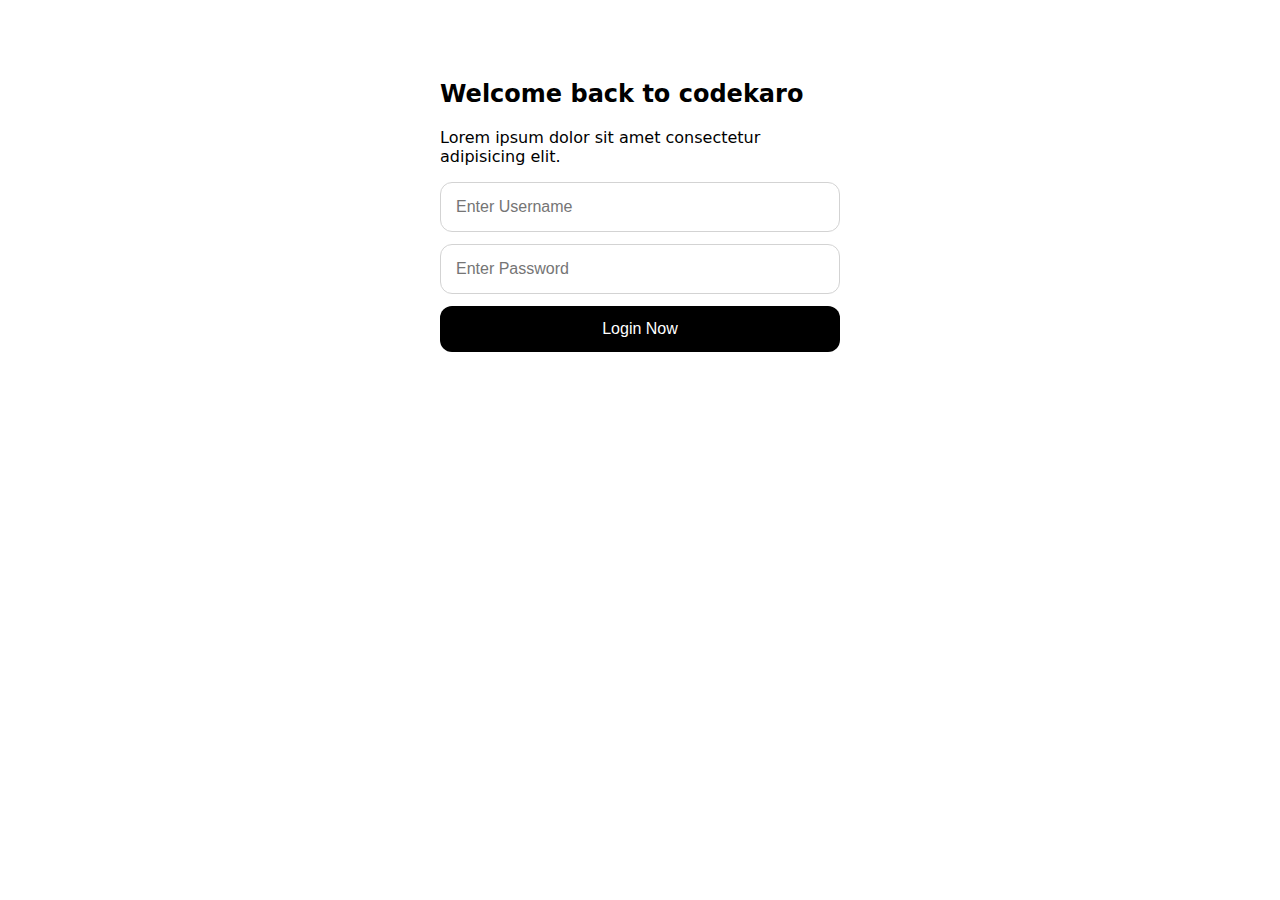
<file: CSS Bootcamp/Day 1/index.html>
<!DOCTYPE html>
<html lang="en">
<head>
    <meta charset="UTF-8">
    <meta name="viewport" content="width=device-width, initial-scale=1.0">
    <title>Document</title>
    <!-- <link href="https://cdn.jsdelivr.net/npm/bootstrap@5.0.2/dist/css/bootstrap.min.css" 
          rel="stylesheet" 
          integrity="sha384-EVSTQN3/azprG1Anm3QDgpJLIm9Nao0Yz1ztcQTwFspd3yD65VohhpuuCOmLASjC" 
          crossorigin="anonymous"> -->
    <link rel="stylesheet" href="style.css">
</head>
<body>
    <!-- <h1 class="title center">Welcome to the CSS bootcamp!!</h1> -->
    <!-- <h1 class="center">5 day live bootcamp</h1> -->

    <!-- ctrl + / => for shortcut -->

    <!-- <div class="box">
        <img class="box-img" src="india.avif" alt="">
        <h3>Explore the diversity of India</h3>
        <p>Lorem, ipsum dolor sit amet consectetur adipisicing elit. Hic, suscipit.</p>
    </div> -->

    <!-- <div class="card">
        <img class="card-img" src="https://source.unsplash.com/1600x1000/?burger" alt="">
        <h3>Veg Supreme Burger</h3>
        <p>Lorem ipsum dolor sit amet, consectetur adipisicing elit.</p>
    </div> -->


    <!-- <div class="bg center">
        <h1>Explore the diversity of India</h1>
        <p>Lorem ipsum dolor sit amet consectetur, adipisicing elit. Unde laboriosam, doloribus tempore aliquid recusandae minus vitae.</p>
        <button class="btn">Explore Now</button>
    </div> -->



    <!-- <div class="box">
        <img class="box-img" src="india.avif" alt="">
        <div class="padding">
            <h3>Explore the diversity of India</h3>
        <p>Lorem, ipsum dolor sit amet consectetur adipisicing elit. Hic,suscipit.</p>
        </div>
         
    </div> -->




    <div class="login center">
        <h2>Welcome back to codekaro</h2>
        <p>Lorem ipsum dolor sit amet consectetur adipisicing elit.</p>
    
        <input class="input" type="text" placeholder="Enter Username ">
        <input class="input" type="text" placeholder="Enter Password">
        <button class="btn">Login Now</button>
    </div>
    <!-- <script src="https://cdn.jsdelivr.net/npm/bootstrap@5.0.2/dist/js/bootstrap.bundle.min.js" integrity="sha384-MrcW6ZMFYlzcLA8Nl+NtUVF0sA7MsXsP1UyJoMp4YLEuNSfAP+JcXn/tWtIaxVXM" crossorigin="anonymous"></script> -->

</body>
</html>
</file>
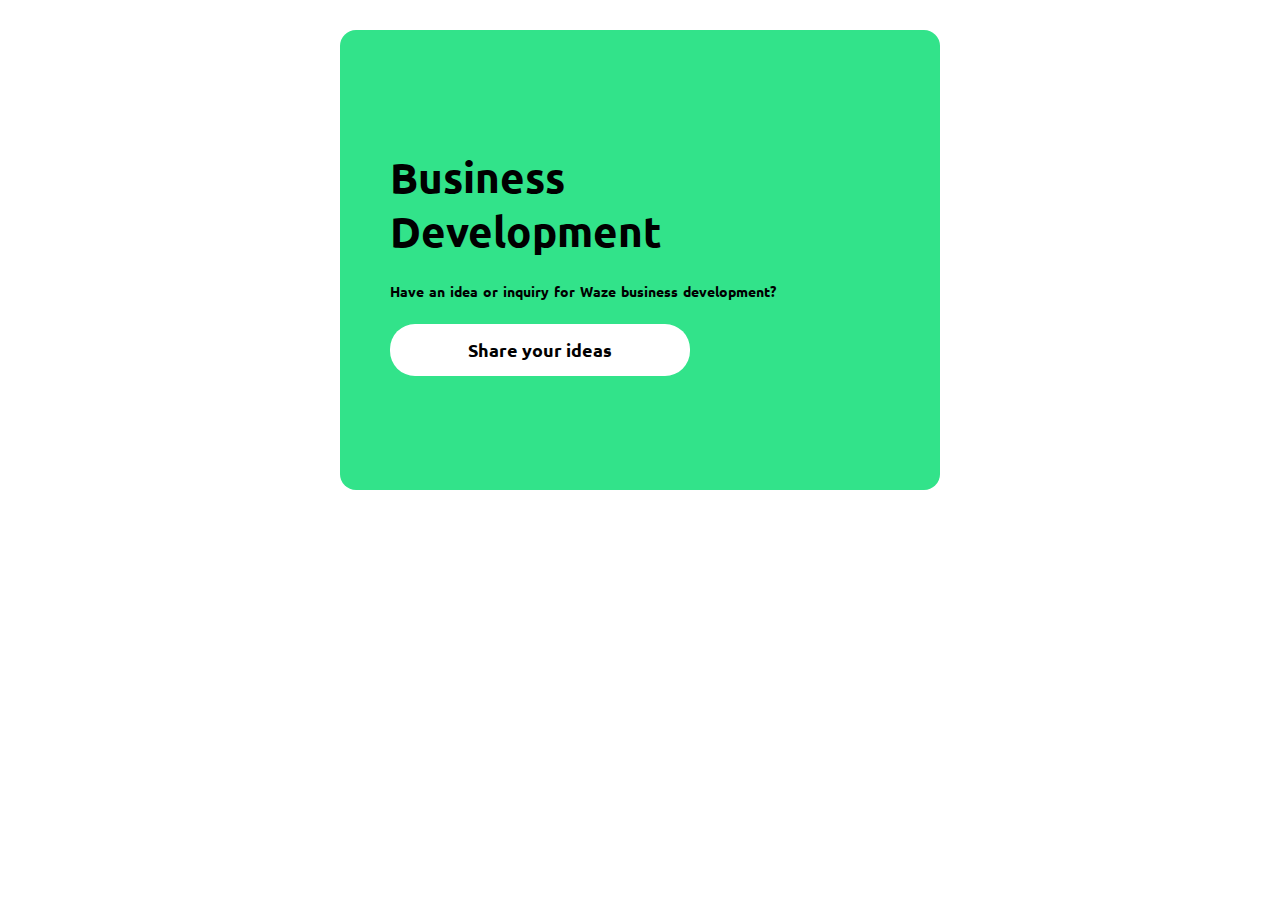
<file: CSS Bootcamp/Day 1/Day1 Assignment/Assignment1/index.html>
<!DOCTYPE html>
<html lang="en">
<head>
    <meta charset="UTF-8">
    <meta name="viewport" content="width=device-width, initial-scale=1.0">
    <link rel="preconnect" href="https://fonts.googleapis.com">
    <link rel="preconnect" href="https://fonts.gstatic.com" crossorigin>
    <link href="https://fonts.googleapis.com/css2?family=Ubuntu&display=swap" rel="stylesheet">
    <link rel="stylesheet" href="style.css">
    <title>Assignment 1</title>
</head>
<body>
    <div class="bg center">
        <h1>Business</h1>
        <h1>Development</h1>
        <p>Have an idea or inquiry for Waze business development?</p>
        <button class="btn">Share your ideas</button>
    </div>
</body>
</html>
</file>
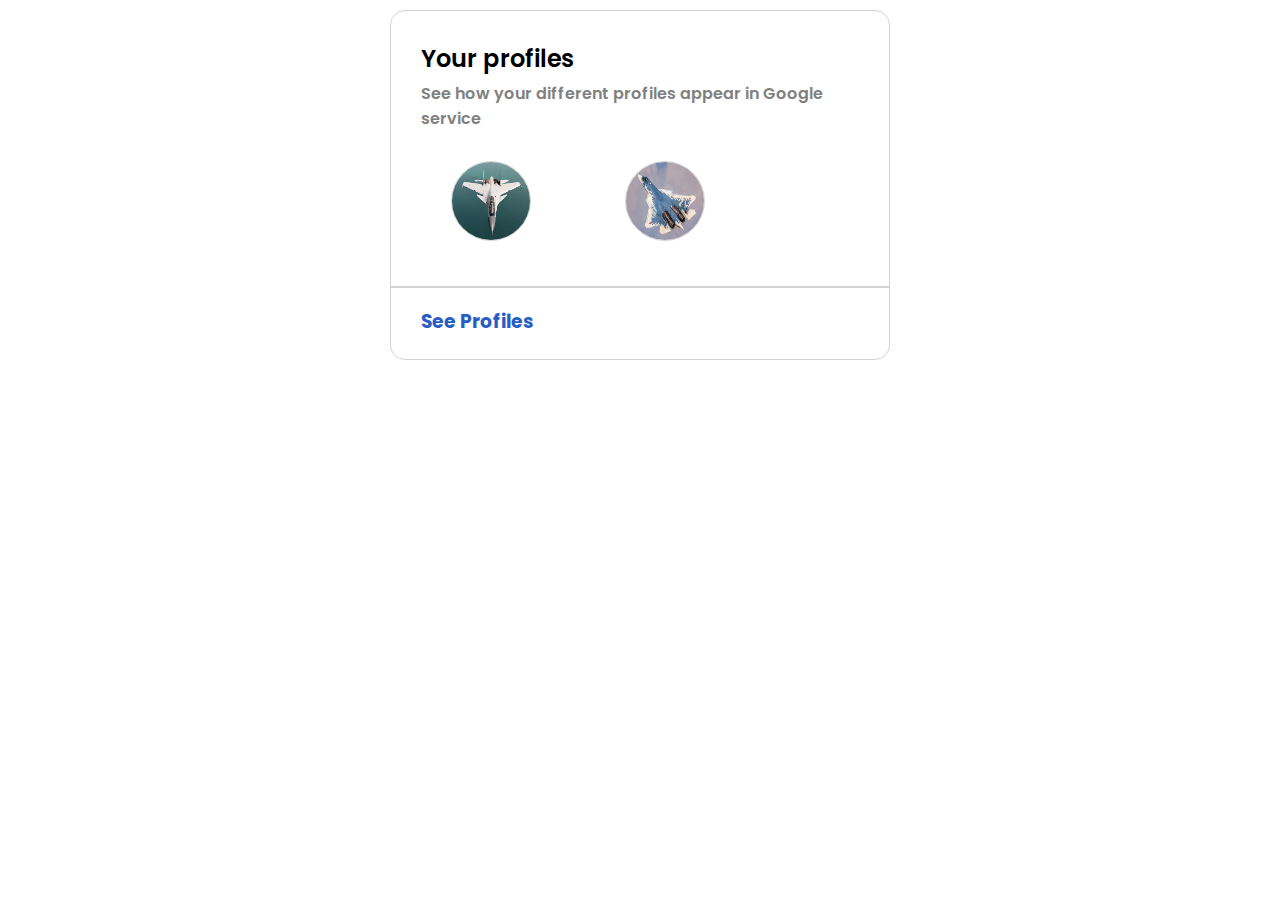
<file: CSS Bootcamp/Day 1/Day1 Assignment/Assignment2/index.html>
<!DOCTYPE html>
<html lang="en">
<head>
    <meta charset="UTF-8">
    <meta name="viewport" content="width=device-width, initial-scale=1.0">
    <link rel="preconnect" href="https://fonts.googleapis.com">
    <link rel="preconnect" href="https://fonts.gstatic.com" crossorigin>
    <link href="https://fonts.googleapis.com/css2?family=Poppins:wght@300&family=Ubuntu:wght@400;500&display=swap" rel="stylesheet">
    <link rel="stylesheet" href="style.css">
    <title>Assignment 2</title>
</head>
<body>
    
        <div class="profile center">
            <h1>Your profiles</h1>
            <p>See how your different profiles appear in Google service</p>
            <img class="profile img" src="img1.jpg">
            <img class="profile img" src="img2.jpg">
            <!-- <img class="profile img2" src="img2.jpg"> -->
            <hr>
            <h3>See Profiles</h3>
        </div>
    
    
    
</body>
</html>
</file>
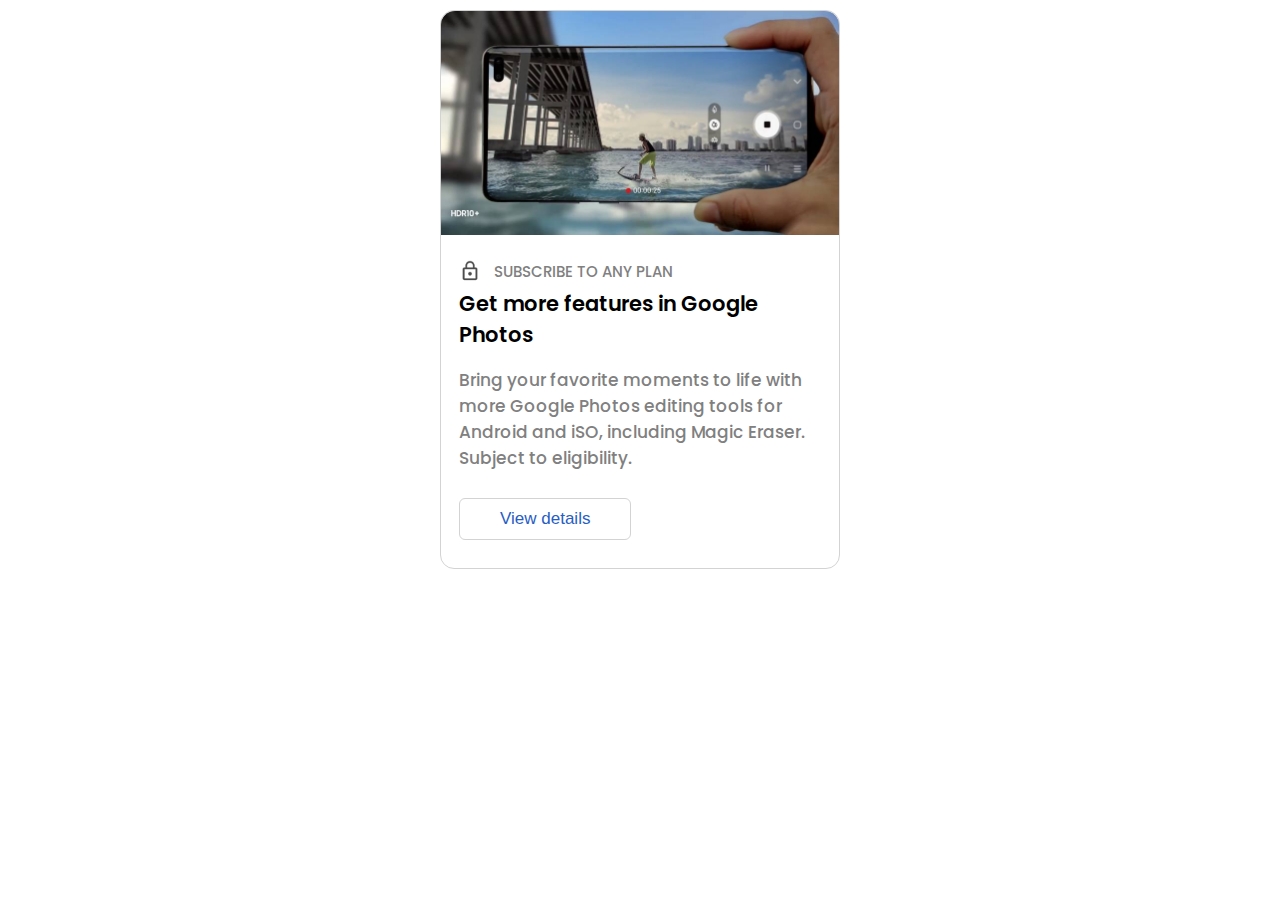
<file: CSS Bootcamp/Day 1/Day1 Assignment/Assignment3/index.html>
<!DOCTYPE html>
<html lang="en">
<head>
    <meta charset="UTF-8">
    <meta name="viewport" content="width=device-width, initial-scale=1.0">
    <link rel="preconnect" href="https://fonts.googleapis.com">
    <link rel="preconnect" href="https://fonts.gstatic.com" crossorigin>
    <link href="https://fonts.googleapis.com/css2?family=Poppins:wght@200;300&family=Ubuntu:wght@400;500&display=swap" rel="stylesheet">
    <link rel="stylesheet" href="style.css" />
    <title>Assignment 3</title>
</head>
<body>
    <div class="box">
        <img class="box-img" src="img1.jpg">
        <div class="padding">
            <div class="line">
                <img class="logo" src="lock-icon-dark.png">
                <h5>SUBSCRIBE TO ANY PLAN</h5>
            </div>
            <h3>Get more features in Google Photos</h3>
            <p>Bring your favorite moments to life with more Google Photos editing tools for Android and iSO, including Magic Eraser. Subject to eligibility.</p>
        <button class="btn">View details</button>
        </div>
    </div>
    
    
</body>
</html>
</file>
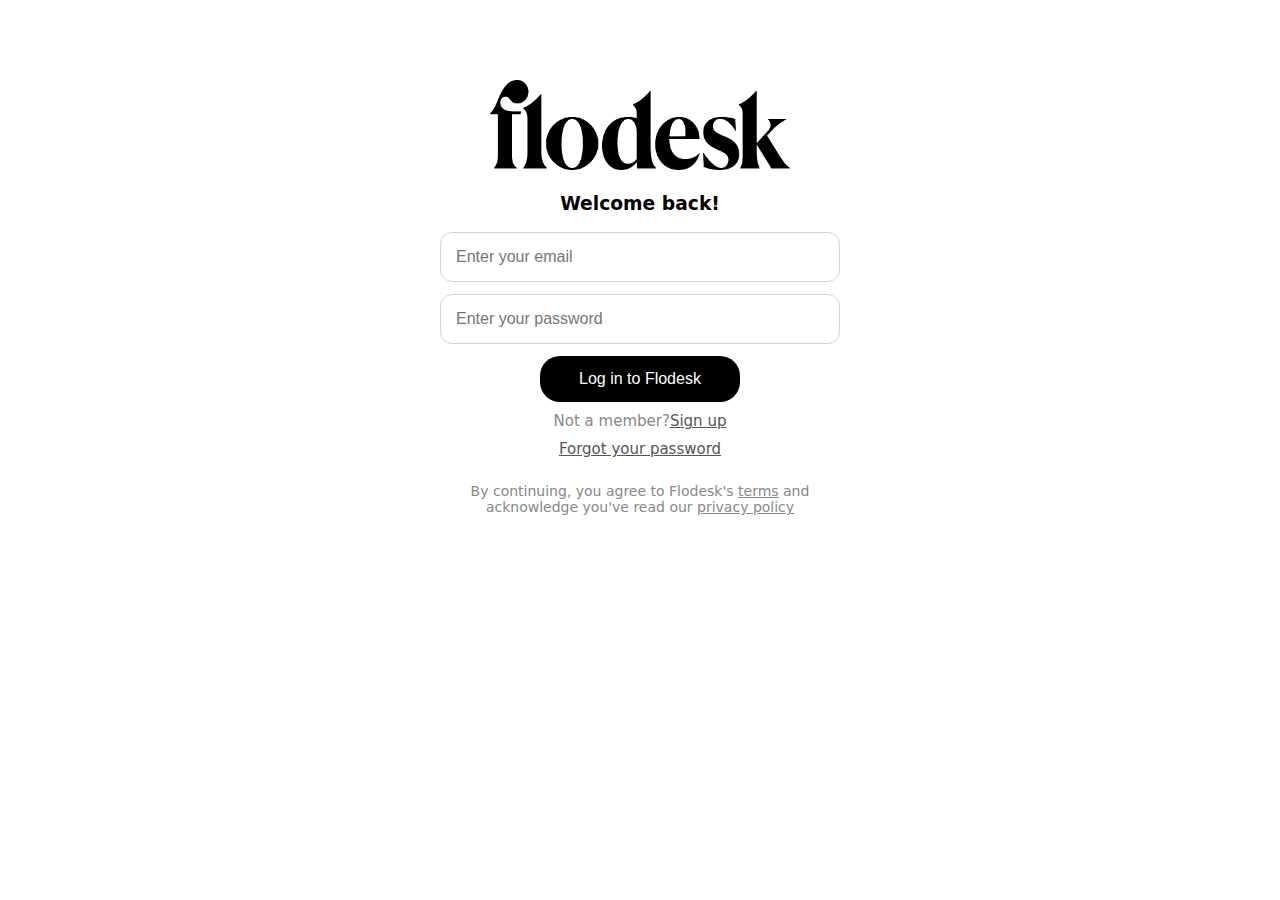
<file: CSS Bootcamp/Day 1/Day1 Assignment/Assignment4/index.html>
<!DOCTYPE html>
<html lang="en">
<head>
    <meta charset="UTF-8">
    <meta name="viewport" content="width=device-width, initial-scale=1.0">
    <link rel="stylesheet" href="style.css" />
    <title>Assignment 4</title>
</head>
<body>
    <div class="login center">
        <img class="logo" src="Flodesk.png">
        <h3>Welcome back!</h3>
        <input class="input" type="text" placeholder="Enter your email">
        <input class="input" type="text" placeholder="Enter your password">
        <button class="btn">Log in to Flodesk</button>
        <p class="para1">Not a member?<a href="">Sign up</a></p>
        <p class="para1"><a href=""> Forgot your password</a></p>
        <p class="para2">By continuing, you agree to Flodesk's <a href="#">terms</a> 
            and acknowledge you've read our <a href="#" >privacy policy</a></p>
    </div>
    
</body>
</html>
</file>
<file: CSS Bootcamp/Day 1/style.css>
/*  */

/* classname always starts with a dot */
/* .title{
    color: black;
    font-family: system-ui, -apple-system, BlinkMacSystemFont, 'Segoe UI', Roboto, Oxygen, Ubuntu, Cantarell, 'Open Sans', 'Helvetica Neue', sans-serif;
    text-decoration: underline red;
}
.center{
    text-align: center;
} */


/* box model
border => thickness, style(solid, dotted, dashed), color
padding
margin
*/

/* .box{
    border-radius: 14px;
    margin: 10px auto;
    padding: 10px;
    width: 300px;
    border: 1px solid lightgray;
    font-family: system-ui, -apple-system, BlinkMacSystemFont, 'Segoe UI', Roboto, Oxygen, Ubuntu, Cantarell, 'Open Sans', 'Helvetica Neue', sans-serif;

}*/

/* .box-img{
    width: 100%;
    border-top-left-radius: 14px;
    border-top-right-radius: 14px;
}
.padding{
    padding: 8px;
}
.card{
    width: 270px;
    margin: 10 auto;
    padding: 10px;
    border: 1px solid lightgray;
    border-radius: 14px;
    font-family: system-ui, -apple-system, BlinkMacSystemFont, 'Segoe UI', Roboto, Oxygen, Ubuntu, Cantarell, 'Open Sans', 'Helvetica Neue', sans-serif;
}
.card-img{
    width: 100%;
    border-radius: 14px;
} */

/* .bg{
    border-radius: 16px;
    padding: 80px 40px;
    margin: 20px auto;
    width: 600px;
    color: white;
    font-family: system-ui, -apple-system, BlinkMacSystemFont, 'Segoe UI', Roboto, Oxygen, Ubuntu, Cantarell, 'Open Sans', 'Helvetica Neue', sans-serif;
    background-color: blueviolet;
} */
.btn{
    background-color: rgb(0, 0, 0);
    color: white;
    border: none;
    padding: 14px 32px;
    font-size: 16px;
    border-radius: 12px;
    width: 100%;
}
.login{
    width: 400px;
    margin: 80px auto;
    font-family: system-ui, -apple-system, BlinkMacSystemFont, 'Segoe UI', Roboto, Oxygen, Ubuntu, Cantarell, 'Open Sans', 'Helvetica Neue', sans-serif;
}
.input{
    width: 100%;
    margin-bottom: 12px;
    padding: 15px;
    box-sizing: border-box;
    border-radius: 12px;
    border: 1px solid lightgray;
    font-size: 16px;
}

/* box sizing ensures that the element is not going out
of the parent element! we can add padding and margin
*/
</file>
<file: CSS Bootcamp/Day 1/Day1 Assignment/Assignment1/style.css>
.bg {
    border-radius: 16px;
    padding: 120px 50px;
    margin: 30px auto;
    width: 500px;
    height: 220px;
    background-color: #32E38A;
    font-family: 'Ubuntu', sans-serif;
    font-size: 21px;

}

.bg h1 {
    padding: 0px;
    margin: 0px;
}

.bg p {
    padding: 10px 0px;
    font-size: 14px;
    font-weight: 600;
    word-spacing: 2px;
}

.btn {
    background-color: white;
    color: black;
    border: none;
    padding: 14px 32px;
    font-family: 'Ubuntu', sans-serif;
    font-size: 18px;
    font-weight: bolder;
    border-radius: 25px;
    width: 60%;
}
</file>
<file: CSS Bootcamp/Day 1/Day1 Assignment/Assignment2/style.css>
* {
    box-sizing: border-box;
}

.profile {
    border: 1px solid lightgray;
    
    border-radius: 15px;
    margin: 10px auto;
    width: 500px;
    height: 350px;
    /* box-sizing: border-box; */
    font-family: 'Poppins', sans-serif;
}

.profile h1 {
    font-size: 24px;
    font-weight: 600;
    margin-top: 0px;
    margin-bottom: 0px;
    padding: 30px;
    padding-bottom: 0px;
}

.profile p {
    color: gray;
    font-weight: 600;
    margin: 0px;
    padding-left: 30px;
    padding-right: 30px;
    padding-top: 5px;
    padding-bottom: 0px;
}
.profile img {
    width: 80px;
    height: 80px;
    border-radius: 50%;
    padding: 0px;
    margin: 30px;
    margin-left: 60px;
    
}

.profile hr {
    border: 1px solid lightgray;

}
.profile h3 {
    color: #275DC4;
    padding-left: 30px;
    padding-right: 30px;
}
</file>
<file: CSS Bootcamp/Day 1/Day1 Assignment/Assignment3/style.css>
* {
    box-sizing: border-box;
}

.box {
    border-radius: 14px;
    margin: 10px auto;
    width: 400px;
    border: 1px solid lightgray;
    font-family: 'Poppins', sans-serif;
}

.box-img{
    width: 100%;
    border-top-left-radius: 14px;
    border-top-right-radius: 14px;
}

.padding {
    padding: 18px;
    
}

.logo {
    float: left;
    width: 22px;
    height: 22px;

}

.line{
    margin: 0px;
    padding: 0px;
}
.line h5 {
    padding-left: 35px;
    margin-top: 0px;
    margin-bottom: 0px;
    font-size: 15px;
    font-weight: 500;
    color: grey;
}

.padding h3 {
    font-weight: 600;
    margin-top: 5px;
    margin-bottom: 5px;
    font-size: 21px;
}

.padding p{
    color: grey;
    font-size: 17px;
    font-weight: 500;
    
}

.btn {
    color: #275DC4;
    border: 1px solid lightgray;
    border-radius: 6px;
    background-color: white;
    padding: 10px;
    padding-left: 40px;
    padding-right: 40px;
    margin: 10px 0px;
    font-size: 17px;
    font-weight: 500;
}
</file>
<file: CSS Bootcamp/Day 1/Day1 Assignment/Assignment4/style.css>
* {
    box-sizing: border-box;
    text-align: center;
}


.login{
    width: 400px;
    margin: 80px auto;
    font-family: system-ui, -apple-system, BlinkMacSystemFont, 'Segoe UI', Roboto, Oxygen, Ubuntu, Cantarell, 'Open Sans', 'Helvetica Neue', sans-serif;
}

.logo{
    width: 300px;
    height: 90px;

}
.input{
    width: 100%;
    margin-bottom: 12px;
    padding: 15px;
    box-sizing: border-box;
    border-radius: 12px;
    border: 1px solid lightgray;
    font-size: 16px;
    text-align: left;
}
.btn{
    background-color: rgb(0, 0, 0);
    color: white;
    border: none;
    padding: 14px 32px;
    font-size: 16px;
    border-radius: 20px;
    width: 50%;
}

.para1 {
    font-size: 15px;
    color:#888;
    margin: 10px 0;
}
.para1 a{
    color:#555
}
.para2{
    font-size: 14px;
    color:#888; 
    padding: 15px 30px; 
    margin: 10px 0;
}
.para2 a{
    color:#888
}
</file>
